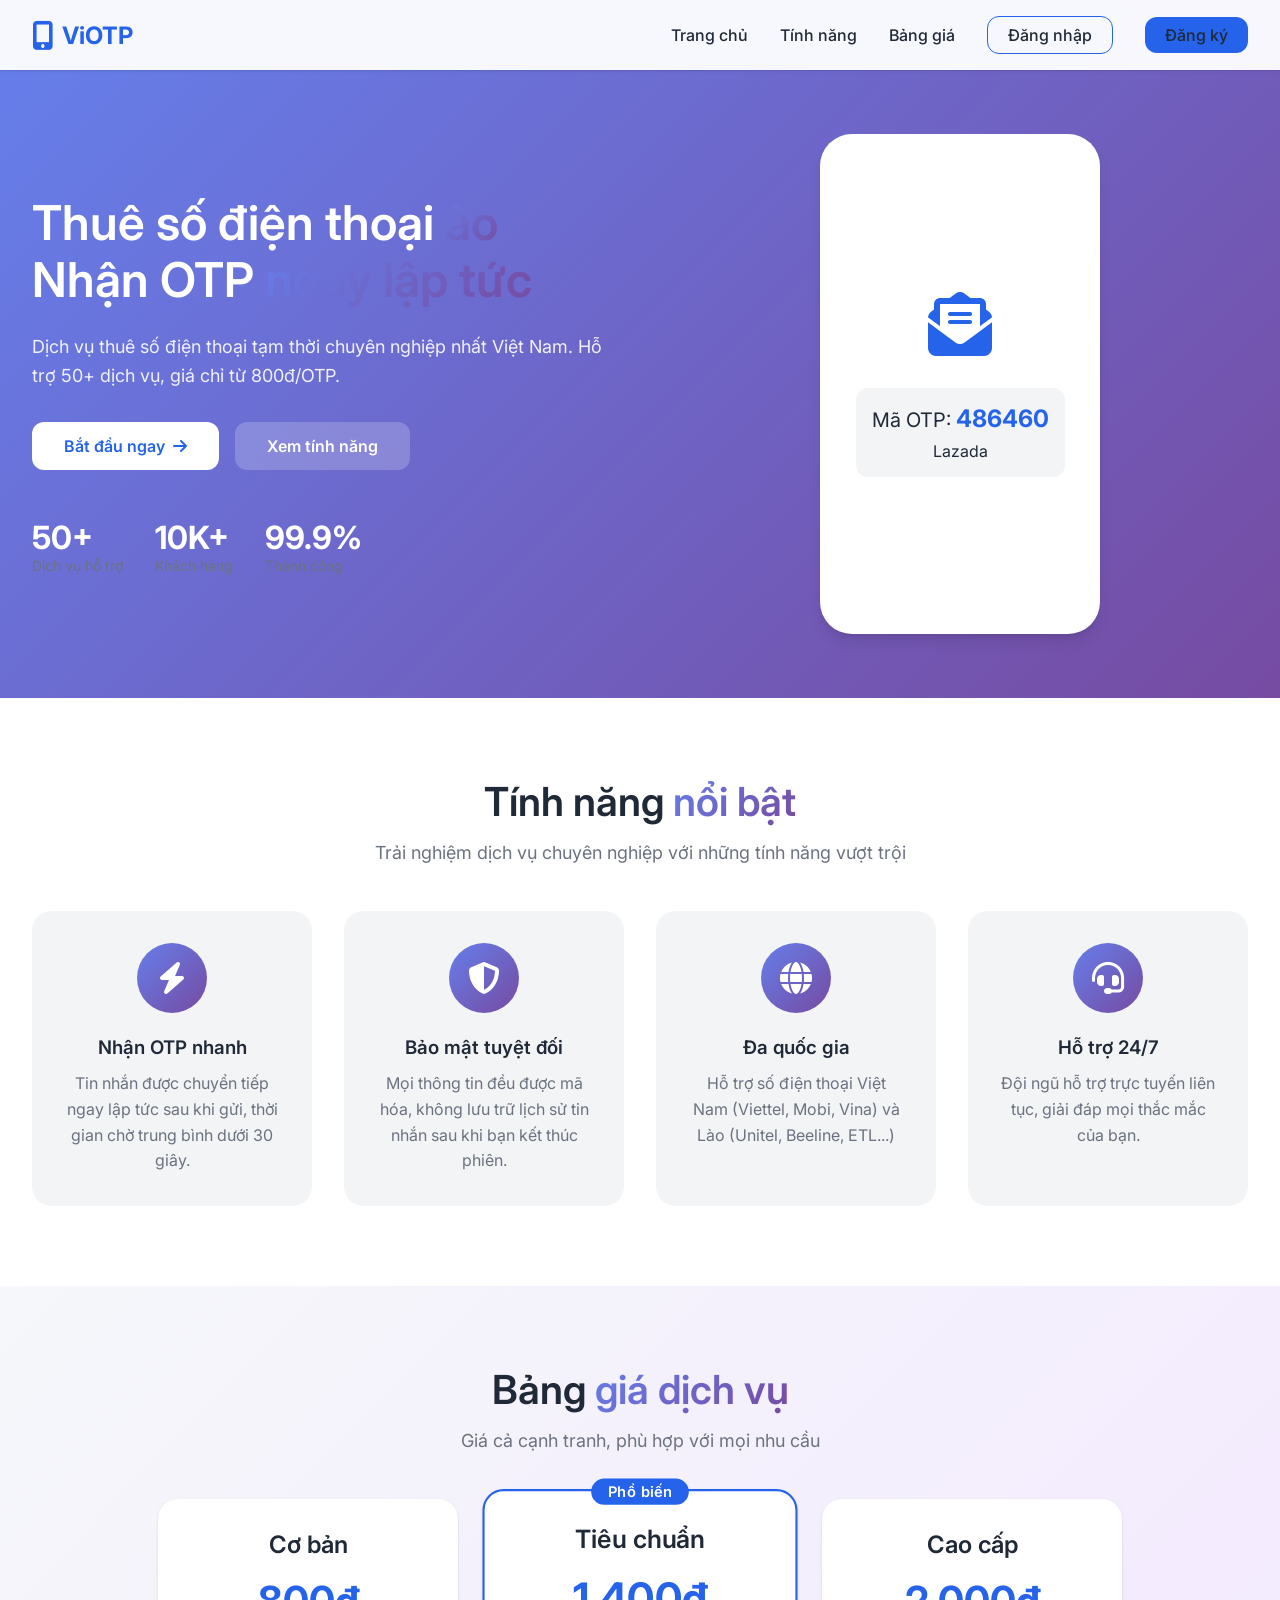
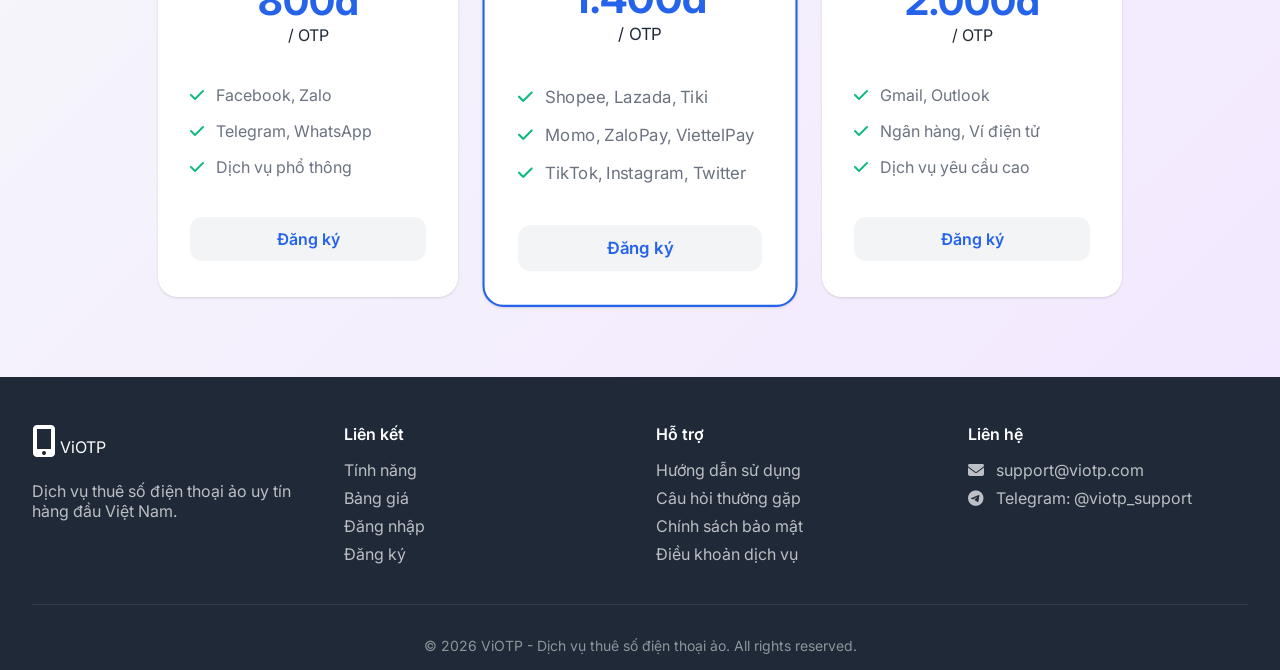
<file: index.html>
<!DOCTYPE html>
<html lang="vi">
<head>
  <meta charset="UTF-8">
  <meta name="viewport" content="width=device-width, initial-scale=1.0">
  <title>ViOTP - Dịch vụ thuê số điện thoại ảo uy tín</title>
  <link rel="preconnect" href="https://fonts.googleapis.com">
  <link rel="preconnect" href="https://fonts.gstatic.com" crossorigin>
  <link href="https://fonts.googleapis.com/css2?family=Inter:opsz,wght@14..32,300;14..32,400;14..32,500;14..32,600;14..32,700&display=swap" rel="stylesheet">
  <link rel="stylesheet" href="https://cdnjs.cloudflare.com/ajax/libs/font-awesome/6.5.1/css/all.min.css">
  <link rel="stylesheet" href="styles.css">
</head>
<body>
  <nav class="navbar">
    <div class="nav-container">
      <div class="nav-logo">
        <i class="fas fa-mobile-alt"></i>
        <span>ViOTP</span>
      </div>
      <div class="nav-links">
        <a href="index.html">Trang chủ</a>
        <a href="#features">Tính năng</a>
        <a href="#pricing">Bảng giá</a>
        <a href="login.html" class="btn-login">Đăng nhập</a>
        <a href="register.html" class="btn-register">Đăng ký</a>
      </div>
      <div class="menu-toggle" id="menuToggle">
        <i class="fas fa-bars"></i>
      </div>
    </div>
  </nav>

  <main>
    <!-- Hero Section -->
    <section class="hero">
      <div class="hero-container">
        <div class="hero-content">
          <h1>Thuê số điện thoại <span class="highlight">ảo</span><br>Nhận OTP <span class="highlight">ngay lập tức</span></h1>
          <p>Dịch vụ thuê số điện thoại tạm thời chuyên nghiệp nhất Việt Nam. Hỗ trợ 50+ dịch vụ, giá chỉ từ 800đ/OTP.</p>
          <div class="hero-buttons">
            <a href="register.html" class="btn-primary">Bắt đầu ngay <i class="fas fa-arrow-right"></i></a>
            <a href="#features" class="btn-secondary">Xem tính năng</a>
          </div>
          <div class="hero-stats">
            <div class="stat">
              <span class="stat-number">50+</span>
              <span class="stat-label">Dịch vụ hỗ trợ</span>
            </div>
            <div class="stat">
              <span class="stat-number">10K+</span>
              <span class="stat-label">Khách hàng</span>
            </div>
            <div class="stat">
              <span class="stat-number">99.9%</span>
              <span class="stat-label">Thành công</span>
            </div>
          </div>
        </div>
        <div class="hero-image">
          <div class="phone-mockup">
            <i class="fas fa-envelope-open-text"></i>
            <div class="otp-message">
              <p>Mã OTP: <strong>486460</strong></p>
              <span>Lazada</span>
            </div>
          </div>
        </div>
      </div>
    </section>

    <!-- Features Section -->
    <section id="features" class="features">
      <div class="container">
        <div class="section-header">
          <h2>Tính năng <span class="highlight">nổi bật</span></h2>
          <p>Trải nghiệm dịch vụ chuyên nghiệp với những tính năng vượt trội</p>
        </div>
        <div class="features-grid">
          <div class="feature-card">
            <div class="feature-icon"><i class="fas fa-bolt"></i></div>
            <h3>Nhận OTP nhanh</h3>
            <p>Tin nhắn được chuyển tiếp ngay lập tức sau khi gửi, thời gian chờ trung bình dưới 30 giây.</p>
          </div>
          <div class="feature-card">
            <div class="feature-icon"><i class="fas fa-shield-alt"></i></div>
            <h3>Bảo mật tuyệt đối</h3>
            <p>Mọi thông tin đều được mã hóa, không lưu trữ lịch sử tin nhắn sau khi bạn kết thúc phiên.</p>
          </div>
          <div class="feature-card">
            <div class="feature-icon"><i class="fas fa-globe"></i></div>
            <h3>Đa quốc gia</h3>
            <p>Hỗ trợ số điện thoại Việt Nam (Viettel, Mobi, Vina) và Lào (Unitel, Beeline, ETL...)</p>
          </div>
          <div class="feature-card">
            <div class="feature-icon"><i class="fas fa-headset"></i></div>
            <h3>Hỗ trợ 24/7</h3>
            <p>Đội ngũ hỗ trợ trực tuyến liên tục, giải đáp mọi thắc mắc của bạn.</p>
          </div>
        </div>
      </div>
    </section>

    <!-- Pricing Section -->
    <section id="pricing" class="pricing">
      <div class="container">
        <div class="section-header">
          <h2>Bảng <span class="highlight">giá dịch vụ</span></h2>
          <p>Giá cả cạnh tranh, phù hợp với mọi nhu cầu</p>
        </div>
        <div class="pricing-grid">
          <div class="pricing-card">
            <div class="pricing-header">
              <h3>Cơ bản</h3>
              <div class="price">800đ</div>
              <p>/ OTP</p>
            </div>
            <ul class="pricing-features">
              <li><i class="fas fa-check"></i> Facebook, Zalo</li>
              <li><i class="fas fa-check"></i> Telegram, WhatsApp</li>
              <li><i class="fas fa-check"></i> Dịch vụ phổ thông</li>
            </ul>
            <a href="register.html" class="btn-pricing">Đăng ký</a>
          </div>
          <div class="pricing-card popular">
            <div class="popular-badge">Phổ biến</div>
            <div class="pricing-header">
              <h3>Tiêu chuẩn</h3>
              <div class="price">1.400đ</div>
              <p>/ OTP</p>
            </div>
            <ul class="pricing-features">
              <li><i class="fas fa-check"></i> Shopee, Lazada, Tiki</li>
              <li><i class="fas fa-check"></i> Momo, ZaloPay, ViettelPay</li>
              <li><i class="fas fa-check"></i> TikTok, Instagram, Twitter</li>
            </ul>
            <a href="register.html" class="btn-pricing">Đăng ký</a>
          </div>
          <div class="pricing-card">
            <div class="pricing-header">
              <h3>Cao cấp</h3>
              <div class="price">2.000đ</div>
              <p>/ OTP</p>
            </div>
            <ul class="pricing-features">
              <li><i class="fas fa-check"></i> Gmail, Outlook</li>
              <li><i class="fas fa-check"></i> Ngân hàng, Ví điện tử</li>
              <li><i class="fas fa-check"></i> Dịch vụ yêu cầu cao</li>
            </ul>
            <a href="register.html" class="btn-pricing">Đăng ký</a>
          </div>
        </div>
      </div>
    </section>
  </main>

  <footer class="footer">
    <div class="container">
      <div class="footer-content">
        <div class="footer-logo">
          <i class="fas fa-mobile-alt"></i>
          <span>ViOTP</span>
          <p>Dịch vụ thuê số điện thoại ảo uy tín hàng đầu Việt Nam.</p>
        </div>
        <div class="footer-links">
          <h4>Liên kết</h4>
          <a href="#features">Tính năng</a>
          <a href="#pricing">Bảng giá</a>
          <a href="login.html">Đăng nhập</a>
          <a href="register.html">Đăng ký</a>
        </div>
        <div class="footer-links">
          <h4>Hỗ trợ</h4>
          <a href="#">Hướng dẫn sử dụng</a>
          <a href="#">Câu hỏi thường gặp</a>
          <a href="#">Chính sách bảo mật</a>
          <a href="#">Điều khoản dịch vụ</a>
        </div>
        <div class="footer-contact">
          <h4>Liên hệ</h4>
          <p><i class="fas fa-envelope"></i> support@viotp.com</p>
          <p><i class="fab fa-telegram"></i> Telegram: @viotp_support</p>
        </div>
      </div>
      <div class="footer-bottom">
        <p>© 2026 ViOTP - Dịch vụ thuê số điện thoại ảo. All rights reserved.</p>
      </div>
    </div>
  </footer>

  <script>
    // Mobile menu toggle
    const menuToggle = document.getElementById('menuToggle');
    const navLinks = document.querySelector('.nav-links');
    if (menuToggle) {
      menuToggle.addEventListener('click', () => {
        navLinks.classList.toggle('active');
      });
    }
  </script>
</body>
</html>
</file>
<file: styles.css>
* {
  margin: 0;
  padding: 0;
  box-sizing: border-box;
}

:root {
  --primary: #2563eb;
  --primary-dark: #1d4ed8;
  --primary-light: #60a5fa;
  --secondary: #8b5cf6;
  --success: #10b981;
  --danger: #ef4444;
  --warning: #f59e0b;
  --dark: #1f2937;
  --gray: #6b7280;
  --light: #f3f4f6;
  --white: #ffffff;
  --shadow-sm: 0 1px 2px 0 rgb(0 0 0 / 0.05);
  --shadow: 0 1px 3px 0 rgb(0 0 0 / 0.1), 0 1px 2px -1px rgb(0 0 0 / 0.1);
  --shadow-lg: 0 10px 15px -3px rgb(0 0 0 / 0.1), 0 4px 6px -4px rgb(0 0 0 / 0.1);
  --radius: 12px;
  --radius-lg: 20px;
}

body {
  font-family: 'Inter', system-ui, -apple-system, sans-serif;
  color: var(--dark);
  background: linear-gradient(135deg, #667eea 0%, #764ba2 100%);
  min-height: 100vh;
}

/* Typography */
h1, h2, h3, h4, h5, h6 {
  font-weight: 600;
  line-height: 1.2;
}

.highlight {
  color: var(--primary);
  background: linear-gradient(135deg, #667eea 0%, #764ba2 100%);
  -webkit-background-clip: text;
  background-clip: text;
  color: transparent;
}

/* Navbar */
.navbar {
  background: rgba(255, 255, 255, 0.95);
  backdrop-filter: blur(10px);
  box-shadow: var(--shadow);
  position: sticky;
  top: 0;
  z-index: 1000;
}

.nav-container {
  max-width: 1280px;
  margin: 0 auto;
  padding: 1rem 2rem;
  display: flex;
  justify-content: space-between;
  align-items: center;
}

.nav-logo {
  display: flex;
  align-items: center;
  gap: 0.5rem;
  font-size: 1.5rem;
  font-weight: 700;
  color: var(--primary);
}

.nav-logo i {
  font-size: 1.8rem;
}

.nav-links {
  display: flex;
  gap: 2rem;
  align-items: center;
}

.nav-links a {
  text-decoration: none;
  color: var(--dark);
  font-weight: 500;
  transition: color 0.2s;
}

.nav-links a:hover {
  color: var(--primary);
}

.btn-login, .btn-register {
  padding: 0.5rem 1.25rem;
  border-radius: var(--radius);
  transition: all 0.2s;
}

.btn-login {
  color: var(--primary);
  border: 1px solid var(--primary);
}

.btn-login:hover {
  background: var(--primary);
  color: white;
}

.btn-register {
  background: var(--primary);
  color: white;
}

.btn-register:hover {
  background: var(--primary-dark);
  transform: translateY(-2px);
}

.menu-toggle {
  display: none;
  font-size: 1.5rem;
  cursor: pointer;
}

/* Hero Section */
.hero {
  background: linear-gradient(135deg, #667eea 0%, #764ba2 100%);
  padding: 4rem 2rem;
}

.hero-container {
  max-width: 1280px;
  margin: 0 auto;
  display: grid;
  grid-template-columns: 1fr 1fr;
  gap: 4rem;
  align-items: center;
}

.hero-content h1 {
  font-size: 3rem;
  color: white;
  margin-bottom: 1.5rem;
}

.hero-content p {
  font-size: 1.125rem;
  color: rgba(255, 255, 255, 0.9);
  margin-bottom: 2rem;
  line-height: 1.6;
}

.hero-buttons {
  display: flex;
  gap: 1rem;
  margin-bottom: 3rem;
}

.btn-primary, .btn-secondary {
  display: inline-flex;
  align-items: center;
  gap: 0.5rem;
  padding: 0.875rem 2rem;
  border-radius: var(--radius);
  text-decoration: none;
  font-weight: 600;
  transition: all 0.2s;
}

.btn-primary {
  background: white;
  color: var(--primary);
}

.btn-primary:hover {
  transform: translateY(-2px);
  box-shadow: var(--shadow-lg);
}

.btn-secondary {
  background: rgba(255, 255, 255, 0.2);
  color: white;
  backdrop-filter: blur(10px);
}

.btn-secondary:hover {
  background: rgba(255, 255, 255, 0.3);
}

.hero-stats {
  display: flex;
  gap: 2rem;
}

.stat {
  display: flex;
  flex-direction: column;
}

.stat-number {
  font-size: 2rem;
  font-weight: 700;
  color: white;
}

.stat-label {
  color: rgba(255, 255, 255, 0.8);
  font-size: 0.875rem;
}

.hero-image {
  display: flex;
  justify-content: center;
}

.phone-mockup {
  background: white;
  width: 280px;
  height: 500px;
  border-radius: 2rem;
  box-shadow: var(--shadow-lg);
  display: flex;
  flex-direction: column;
  align-items: center;
  justify-content: center;
  position: relative;
}

.phone-mockup i {
  font-size: 4rem;
  color: var(--primary);
  margin-bottom: 1rem;
}

.otp-message {
  background: var(--light);
  padding: 1rem;
  border-radius: var(--radius);
  margin-top: 1rem;
  text-align: center;
}

.otp-message p {
  font-size: 1.25rem;
  margin-bottom: 0.5rem;
}

.otp-message strong {
  color: var(--primary);
  font-size: 1.5rem;
}

/* Container */
.container {
  max-width: 1280px;
  margin: 0 auto;
  padding: 0 2rem;
}

/* Section Header */
.section-header {
  text-align: center;
  margin-bottom: 3rem;
}

.section-header h2 {
  font-size: 2.5rem;
  margin-bottom: 1rem;
}

.section-header p {
  color: var(--gray);
  font-size: 1.125rem;
}

/* Features */
.features {
  padding: 5rem 0;
  background: white;
}

.features-grid {
  display: grid;
  grid-template-columns: repeat(auto-fit, minmax(280px, 1fr));
  gap: 2rem;
}

.feature-card {
  text-align: center;
  padding: 2rem;
  border-radius: var(--radius-lg);
  transition: all 0.3s;
  background: var(--light);
}

.feature-card:hover {
  transform: translateY(-5px);
  box-shadow: var(--shadow-lg);
}

.feature-icon {
  width: 70px;
  height: 70px;
  background: linear-gradient(135deg, #667eea 0%, #764ba2 100%);
  border-radius: 50%;
  display: flex;
  align-items: center;
  justify-content: center;
  margin: 0 auto 1.5rem;
}

.feature-icon i {
  font-size: 2rem;
  color: white;
}

.feature-card h3 {
  margin-bottom: 0.75rem;
}

.feature-card p {
  color: var(--gray);
  line-height: 1.6;
}

/* Pricing */
.pricing {
  padding: 5rem 0;
  background: linear-gradient(135deg, #f5f7fa 0%, #f3e8ff 100%);
}

.pricing-grid {
  display: flex;
  justify-content: center;
  gap: 2rem;
  flex-wrap: wrap;
}

.pricing-card {
  background: white;
  border-radius: var(--radius-lg);
  padding: 2rem;
  width: 300px;
  text-align: center;
  position: relative;
  transition: all 0.3s;
  box-shadow: var(--shadow);
}

.pricing-card:hover {
  transform: translateY(-10px);
  box-shadow: var(--shadow-lg);
}

.pricing-card.popular {
  border: 2px solid var(--primary);
  transform: scale(1.05);
}

.popular-badge {
  position: absolute;
  top: -12px;
  left: 50%;
  transform: translateX(-50%);
  background: var(--primary);
  color: white;
  padding: 0.25rem 1rem;
  border-radius: 20px;
  font-size: 0.875rem;
  font-weight: 600;
}

.pricing-header h3 {
  font-size: 1.5rem;
  margin-bottom: 1rem;
}

.price {
  font-size: 2.5rem;
  font-weight: 700;
  color: var(--primary);
}

.pricing-features {
  list-style: none;
  margin: 2rem 0;
  text-align: left;
}

.pricing-features li {
  padding: 0.5rem 0;
  color: var(--gray);
}

.pricing-features li i {
  color: var(--success);
  margin-right: 0.5rem;
}

.btn-pricing {
  display: block;
  background: var(--light);
  color: var(--primary);
  padding: 0.75rem;
  border-radius: var(--radius);
  text-decoration: none;
  font-weight: 600;
  transition: all 0.2s;
}

.btn-pricing:hover {
  background: var(--primary);
  color: white;
}

/* Footer */
.footer {
  background: var(--dark);
  color: white;
  padding: 3rem 0 1rem;
}

.footer-content {
  display: grid;
  grid-template-columns: repeat(auto-fit, minmax(250px, 1fr));
  gap: 2rem;
  margin-bottom: 2rem;
}

.footer-logo i {
  font-size: 2rem;
  margin-bottom: 1rem;
}

.footer-logo p {
  margin-top: 0.5rem;
  color: rgba(255, 255, 255, 0.7);
}

.footer-links h4, .footer-contact h4 {
  margin-bottom: 1rem;
}

.footer-links a {
  display: block;
  color: rgba(255, 255, 255, 0.7);
  text-decoration: none;
  margin-bottom: 0.5rem;
  transition: color 0.2s;
}

.footer-links a:hover {
  color: white;
}

.footer-contact p {
  margin-bottom: 0.5rem;
  color: rgba(255, 255, 255, 0.7);
}

.footer-contact i {
  margin-right: 0.5rem;
}

.footer-bottom {
  text-align: center;
  padding-top: 2rem;
  border-top: 1px solid rgba(255, 255, 255, 0.1);
  color: rgba(255, 255, 255, 0.5);
  font-size: 0.875rem;
}

/* Auth Pages */
.auth-page {
  display: flex;
  align-items: center;
  justify-content: center;
  min-height: 100vh;
  background: linear-gradient(135deg, #667eea 0%, #764ba2 100%);
  padding: 2rem;
}

.auth-container {
  width: 100%;
  max-width: 500px;
}

.auth-card {
  background: white;
  border-radius: var(--radius-lg);
  padding: 2.5rem;
  box-shadow: var(--shadow-lg);
}

.auth-header {
  text-align: center;
  margin-bottom: 2rem;
}

.auth-logo {
  display: inline-flex;
  align-items: center;
  gap: 0.5rem;
  font-size: 1.5rem;
  font-weight: 700;
  color: var(--primary);
  text-decoration: none;
  margin-bottom: 1rem;
}

.auth-header h2 {
  margin-bottom: 0.5rem;
}

.auth-header p {
  color: var(--gray);
}

/* Form Styles */
.form-group {
  margin-bottom: 1.25rem;
}

.form-group label {
  display: block;
  margin-bottom: 0.5rem;
  font-weight: 500;
}

.form-group label i {
  margin-right: 0.5rem;
  color: var(--gray);
}

.form-group input, .form-group select {
  width: 100%;
  padding: 0.75rem 1rem;
  border: 1px solid #e5e7eb;
  border-radius: var(--radius);
  font-family: inherit;
  font-size: 1rem;
  transition: all 0.2s;
}

.form-group input:focus, .form-group select:focus {
  outline: none;
  border-color: var(--primary);
  box-shadow: 0 0 0 3px rgba(37, 99, 235, 0.1);
}

.form-options {
  display: flex;
  justify-content: space-between;
  align-items: center;
  margin-bottom: 1.5rem;
}

.checkbox {
  display: flex;
  align-items: center;
  gap: 0.5rem;
  cursor: pointer;
}

.btn-auth {
  width: 100%;
  background: linear-gradient(135deg, #667eea 0%, #764ba2 100%);
  color: white;
  border: none;
  padding: 0.875rem;
  border-radius: var(--radius);
  font-size: 1rem;
  font-weight: 600;
  cursor: pointer;
  transition: all 0.2s;
}

.btn-auth:hover {
  transform: translateY(-2px);
  box-shadow: var(--shadow-lg);
}

.auth-footer {
  text-align: center;
  margin-top: 1.5rem;
  padding-top: 1.5rem;
  border-top: 1px solid #e5e7eb;
}

.auth-footer a {
  color: var(--primary);
  text-decoration: none;
}

.form-terms {
  margin-bottom: 1.5rem;
  font-size: 0.875rem;
  color: var(--gray);
}

.form-terms a {
  color: var(--primary);
  text-decoration: none;
}

/* Dashboard */
.dashboard-body {
  display: flex;
  min-height: 100vh;
  background: var(--light);
}

.dashboard-sidebar {
  width: 280px;
  background: linear-gradient(180deg, #1f2937 0%, #111827 100%);
  color: white;
  display: flex;
  flex-direction: column;
  position: sticky;
  top: 0;
  height: 100vh;
}

.sidebar-logo {
  display: flex;
  align-items: center;
  gap: 0.5rem;
  padding: 1.5rem;
  font-size: 1.25rem;
  font-weight: 700;
  border-bottom: 1px solid rgba(255, 255, 255, 0.1);
}

.sidebar-nav {
  flex: 1;
  padding: 1.5rem 0;
}

.nav-item {
  display: flex;
  align-items: center;
  gap: 0.75rem;
  padding: 0.75rem 1.5rem;
  color: rgba(255, 255, 255, 0.7);
  text-decoration: none;
  transition: all 0.2s;
}

.nav-item i {
  width: 20px;
}

.nav-item:hover, .nav-item.active {
  background: rgba(255, 255, 255, 0.1);
  color: white;
}

.logout-btn {
  margin: 1rem;
  padding: 0.75rem;
  background: rgba(239, 68, 68, 0.2);
  border: 1px solid var(--danger);
  color: var(--danger);
  border-radius: var(--radius);
  display: flex;
  align-items: center;
  justify-content: center;
  gap: 0.5rem;
  cursor: pointer;
  transition: all 0.2s;
}

.logout-btn:hover {
  background: var(--danger);
  color: white;
}

.dashboard-main {
  flex: 1;
  padding: 2rem;
  overflow-y: auto;
}

.dashboard-header {
  display: flex;
  justify-content: space-between;
  align-items: center;
  margin-bottom: 2rem;
  padding: 1.5rem;
  background: white;
  border-radius: var(--radius-lg);
  box-shadow: var(--shadow);
}

.header-welcome h2 {
  margin-bottom: 0.25rem;
}

.header-welcome span {
  color: var(--primary);
}

.header-balance {
  text-align: right;
}

.balance-label {
  display: block;
  font-size: 0.875rem;
  color: var(--gray);
}

.balance-value {
  font-size: 1.75rem;
  font-weight: 700;
  color: var(--primary);
}

/* Tab Content */
.tab-content {
  display: none;
}

.tab-content.active {
  display: block;
  animation: fadeIn 0.3s ease;
}

@keyframes fadeIn {
  from { opacity: 0; transform: translateY(10px); }
  to { opacity: 1; transform: translateY(0); }
}

/* Cards */
.card {
  background: white;
  border-radius: var(--radius-lg);
  padding: 1.5rem;
  margin-bottom: 1.5rem;
  box-shadow: var(--shadow);
}

.card-header {
  margin-bottom: 1.5rem;
  padding-bottom: 1rem;
  border-bottom: 1px solid #e5e7eb;
}

.card-header h3 {
  margin-bottom: 0.5rem;
}

.card-header p {
  color: var(--gray);
  font-size: 0.875rem;
}

/* Stats Grid */
.stats-grid {
  display: grid;
  grid-template-columns: repeat(auto-fit, minmax(250px, 1fr));
  gap: 1.5rem;
  margin-bottom: 2rem;
}

.stat-card {
  background: white;
  border-radius: var(--radius-lg);
  padding: 1.5rem;
  display: flex;
  align-items: center;
  gap: 1rem;
  box-shadow: var(--shadow);
}

.stat-icon {
  width: 50px;
  height: 50px;
  background: linear-gradient(135deg, #667eea 0%, #764ba2 100%);
  border-radius: var(--radius);
  display: flex;
  align-items: center;
  justify-content: center;
}

.stat-icon i {
  font-size: 1.5rem;
  color: white;
}

.stat-info {
  flex: 1;
}

.stat-value {
  display: block;
  font-size: 1.5rem;
  font-weight: 700;
  color: var(--dark);
}

.stat-label {
  font-size: 0.875rem;
  color: var(--gray);
}

/* Quick Actions */
.quick-actions {
  background: white;
  border-radius: var(--radius-lg);
  padding: 1.5rem;
}

.quick-actions h3 {
  margin-bottom: 1rem;
}

.action-buttons {
  display: flex;
  gap: 1rem;
}

.quick-btn {
  display: flex;
  align-items: center;
  gap: 0.5rem;
  padding: 0.75rem 1.5rem;
  background: var(--light);
  border: none;
  border-radius: var(--radius);
  cursor: pointer;
  transition: all 0.2s;
}

.quick-btn:hover {
  background: var(--primary);
  color: white;
}

/* Form Row */
.form-row {
  display: grid;
  grid-template-columns: 1fr 1fr;
  gap: 1rem;
  margin-bottom: 1rem;
}

/* Tables */
.table-responsive {
  overflow-x: auto;
}

.data-table {
  width: 100%;
  border-collapse: collapse;
}

.data-table th, .data-table td {
  padding: 0.875rem;
  text-align: left;
  border-bottom: 1px solid #e5e7eb;
}

.data-table th {
  font-weight: 600;
  color: var(--gray);
  background: #f9fafb;
}

.data-table tbody tr:hover {
  background: #f9fafb;
}

.text-center {
  text-align: center;
}

/* Result Box */
.result-box {
  margin-top: 1.5rem;
  padding: 1rem;
  background: #f0fdf4;
  border-radius: var(--radius);
}

.result-box h4 {
  margin-bottom: 0.5rem;
  color: var(--success);
}

.result-content {
  font-family: monospace;
  font-size: 0.875rem;
  word-break: break-all;
}

/* Alert */
.alert {
  margin-top: 1rem;
  padding: 0.75rem 1rem;
  border-radius: var(--radius);
  font-size: 0.875rem;
}

.alert.success {
  background: #d1fae5;
  color: #064e3b;
}

.alert.error {
  background: #fee2e2;
  color: #991b1b;
}

/* Recharge Presets */
.recharge-presets {
  display: flex;
  gap: 0.5rem;
  flex-wrap: wrap;
  margin-bottom: 1.5rem;
}

.preset-btn {
  padding: 0.5rem 1rem;
  background: var(--light);
  border: 1px solid #e5e7eb;
  border-radius: var(--radius);
  cursor: pointer;
  transition: all 0.2s;
}

.preset-btn:hover {
  background: var(--primary);
  color: white;
  border-color: var(--primary);
}

/* Bank Info */
.bank-info {
  margin-top: 1.5rem;
  padding-top: 1.5rem;
  border-top: 1px solid #e5e7eb;
}

.bank-info h4 {
  margin-bottom: 1rem;
}

.info-row {
  display: flex;
  justify-content: space-between;
  padding: 0.5rem 0;
  border-bottom: 1px solid #f3f4f6;
}

.info-row span {
  color: var(--gray);
}

.note {
  margin-top: 1rem;
  font-size: 0.875rem;
  color: var(--warning);
}

/* Profile Info */
.profile-info {
  display: flex;
  flex-direction: column;
  gap: 0.5rem;
}

.copy-btn {
  background: var(--light);
  border: none;
  padding: 0.25rem 0.5rem;
  border-radius: var(--radius);
  cursor: pointer;
  margin-left: 0.5rem;
}

.copy-btn:hover {
  background: var(--primary);
  color: white;
}

/* Responsive */
@media (max-width: 768px) {
  .nav-links {
    display: none;
    flex-direction: column;
    position: absolute;
    top: 100%;
    left: 0;
    right: 0;
    background: white;
    padding: 1rem;
    box-shadow: var(--shadow);
  }
  
  .nav-links.active {
    display: flex;
  }
  
  .menu-toggle {
    display: block;
  }
  
  .hero-container {
    grid-template-columns: 1fr;
    text-align: center;
  }
  
  .hero-buttons {
    justify-content: center;
  }
  
  .hero-stats {
    justify-content: center;
  }
  
  .dashboard-body {
    flex-direction: column;
  }
  
  .dashboard-sidebar {
    width: 100%;
    height: auto;
    position: relative;
  }
  
  .sidebar-nav {
    display: flex;
    flex-wrap: wrap;
  }
  
  .form-row {
    grid-template-columns: 1fr;
  }
  
  .dashboard-header {
    flex-direction: column;
    gap: 1rem;
    text-align: center;
  }
  
  .header-balance {
    text-align: center;
  }
  
  .stats-grid {
    grid-template-columns: 1fr;
  }
}
/* Bổ sung cho bảng lịch sử thuê số */
#rentHistoryTable {
  width: 100%;
  font-size: 14px;
}

#rentHistoryTable th {
  background: #f8f9fa;
  padding: 12px 8px;
  font-weight: 600;
  color: #374151;
}

#rentHistoryTable td {
  padding: 10px 8px;
  vertical-align: middle;
  border-bottom: 1px solid #e5e7eb;
}

#rentHistoryTable tbody tr:hover {
  background: #f9fafb;
}

.auto-check-status {
  background: #f0fdf4;
  border-radius: 8px;
  padding: 10px;
  text-align: center;
  font-size: 13px;
  color: #166534;
  margin-top: 16px;
}

.auto-check-status i {
  margin-right: 6px;
}

/* Animation cho trạng thái đang xử lý */
@keyframes pulse {
  0% { opacity: 0.6; }
  50% { opacity: 1; }
  100% { opacity: 0.6; }
}

.status-pending {
  animation: pulse 1.5s infinite;
}
.status-pending {
  animation: pulse 1.5s infinite;
  display: inline-block;
  background: #fef3c7;
  padding: 4px 8px;
  border-radius: 6px;
  font-size: 12px;
  color: #d97706;
}

@keyframes pulse {
  0% { opacity: 0.6; }
  50% { opacity: 1; }
  100% { opacity: 0.6; }
}

.auto-check-status {
  background: #f0fdf4;
  border-radius: 8px;
  padding: 10px;
  text-align: center;
  font-size: 13px;
  color: #166534;
  margin-top: 16px;
}
/* Thêm vào cuối file styles.css */
.expiry-note {
  margin-top: 10px;
  padding: 8px;
  background: #fef3c7;
  border-radius: 6px;
  font-size: 12px;
  color: #d97706;
}

.status-pending {
  animation: pulse 1.5s infinite;
  display: inline-block;
  background: #fef3c7;
  padding: 4px 8px;
  border-radius: 6px;
  font-size: 12px;
  color: #d97706;
}

@keyframes pulse {
  0% { opacity: 0.6; }
  50% { opacity: 1; }
  100% { opacity: 0.6; }
}

.auto-check-status {
  background: #f0fdf4;
  border-radius: 8px;
  padding: 10px;
  text-align: center;
  font-size: 13px;
  color: #166534;
  margin-top: 16px;
}

.profile-info .info-row {
  display: flex;
  align-items: center;
  gap: 12px;
  padding: 12px 0;
  border-bottom: 1px solid #e5e7eb;
}

.profile-info .info-row span:first-child {
  width: 140px;
  color: #6b7280;
}

.copy-btn {
  background: #f3f4f6;
  border: none;
  padding: 4px 12px;
  border-radius: 6px;
  cursor: pointer;
  font-size: 12px;
  margin-left: 12px;
}

.copy-btn:hover {
  background: #2563eb;
  color: white;
}
</file>
